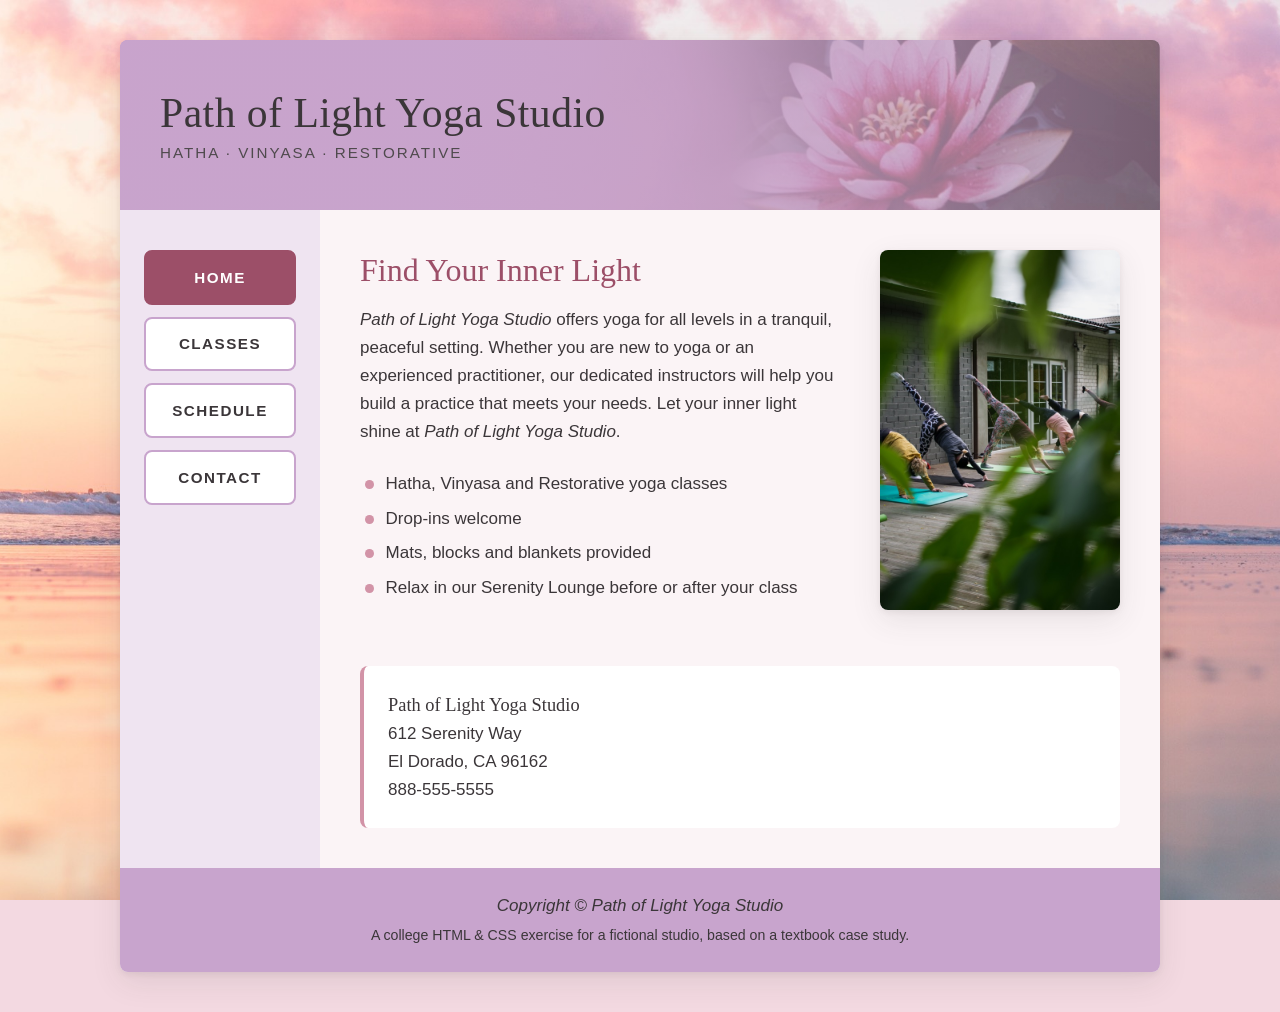
<file: index.html>
<!DOCTYPE html>
<html lang="en">
<!-- Ritika Jain -->

<head>
    <meta charset="UTF-8">
    <meta name="viewport" content="width=device-width, initial-scale=1.0">
    <!-- The title tag names the page in the browser tab. -->
    <title>Path of Light Yoga Studio</title>
    <meta name="description" content="Path of Light Yoga Studio: a college HTML and CSS exercise for a fictional yoga studio.">
    <!-- The rel attribute describes how the linked file relates to this page; here it's the stylesheet. -->
    <link rel="stylesheet" href="stylesheets/yoga.css">
</head>

<body>
    <div id="wrapper">
        <!-- The header is the first thing visitors see, so the h1 is the largest heading. -->
        <header>
            <h1>Path of Light Yoga Studio
                <span class="tagline">Hatha · Vinyasa · Restorative</span>
            </h1>
        </header>

        <div class="layout">
            <!-- nav holds the main menu; each a href links to another page of the site. -->
            <nav aria-label="Main">
                <ul>
            <li><a href="index.html" aria-current="page">HOME</a></li>
            <li><a href="classes.html">CLASSES</a></li>
            <li><a href="schedule.html">SCHEDULE</a></li>
            <li><a href="contacts.html">CONTACT</a></li>
                </ul>
            </nav>

            <!-- main holds the content that's unique to this page. -->
            <main>
                <div class="intro">
                    <div>
                        <h2>Find Your Inner Light</h2>
                        <p><span class="studio">Path of Light Yoga Studio</span> offers yoga for all levels in a
                            tranquil, peaceful setting. Whether you are new to yoga or an experienced practitioner, our
                            dedicated instructors will help you build a practice that meets your needs. Let your inner
                            light shine at <span class="studio">Path of Light Yoga Studio</span>.</p>

                        <!-- ul is an unordered list; each li is one item in it. -->
                        <ul class="features">
                            <li>Hatha, Vinyasa and Restorative yoga classes</li>
                            <li>Drop-ins welcome</li>
                            <li>Mats, blocks and blankets provided</li>
                            <li>Relax in our Serenity Lounge before or after your class</li>
                        </ul>
                    </div>
                    <img src="images/yogadoor.jpg" width="600" height="900"
                        alt="A small group practicing yoga on mats outside a studio, seen through green leaves">
                </div>

                <address>
                    <strong>Path of Light Yoga Studio</strong><br>
                    612 Serenity Way<br>
                    El Dorado, CA 96162<br>
                    <a id="mobile" href="tel:888-555-5555">888-555-5555</a>
                    <span id="desktop">888-555-5555</span>
                </address>
            </main>
        </div>

        <!-- The footer sits at the bottom of every page. -->
        <footer>
            Copyright &copy; Path of Light Yoga Studio
            <small>A college HTML &amp; CSS exercise for a fictional studio, based on a textbook case study.</small>
        </footer>
    </div>
</body>

</html>
</file>
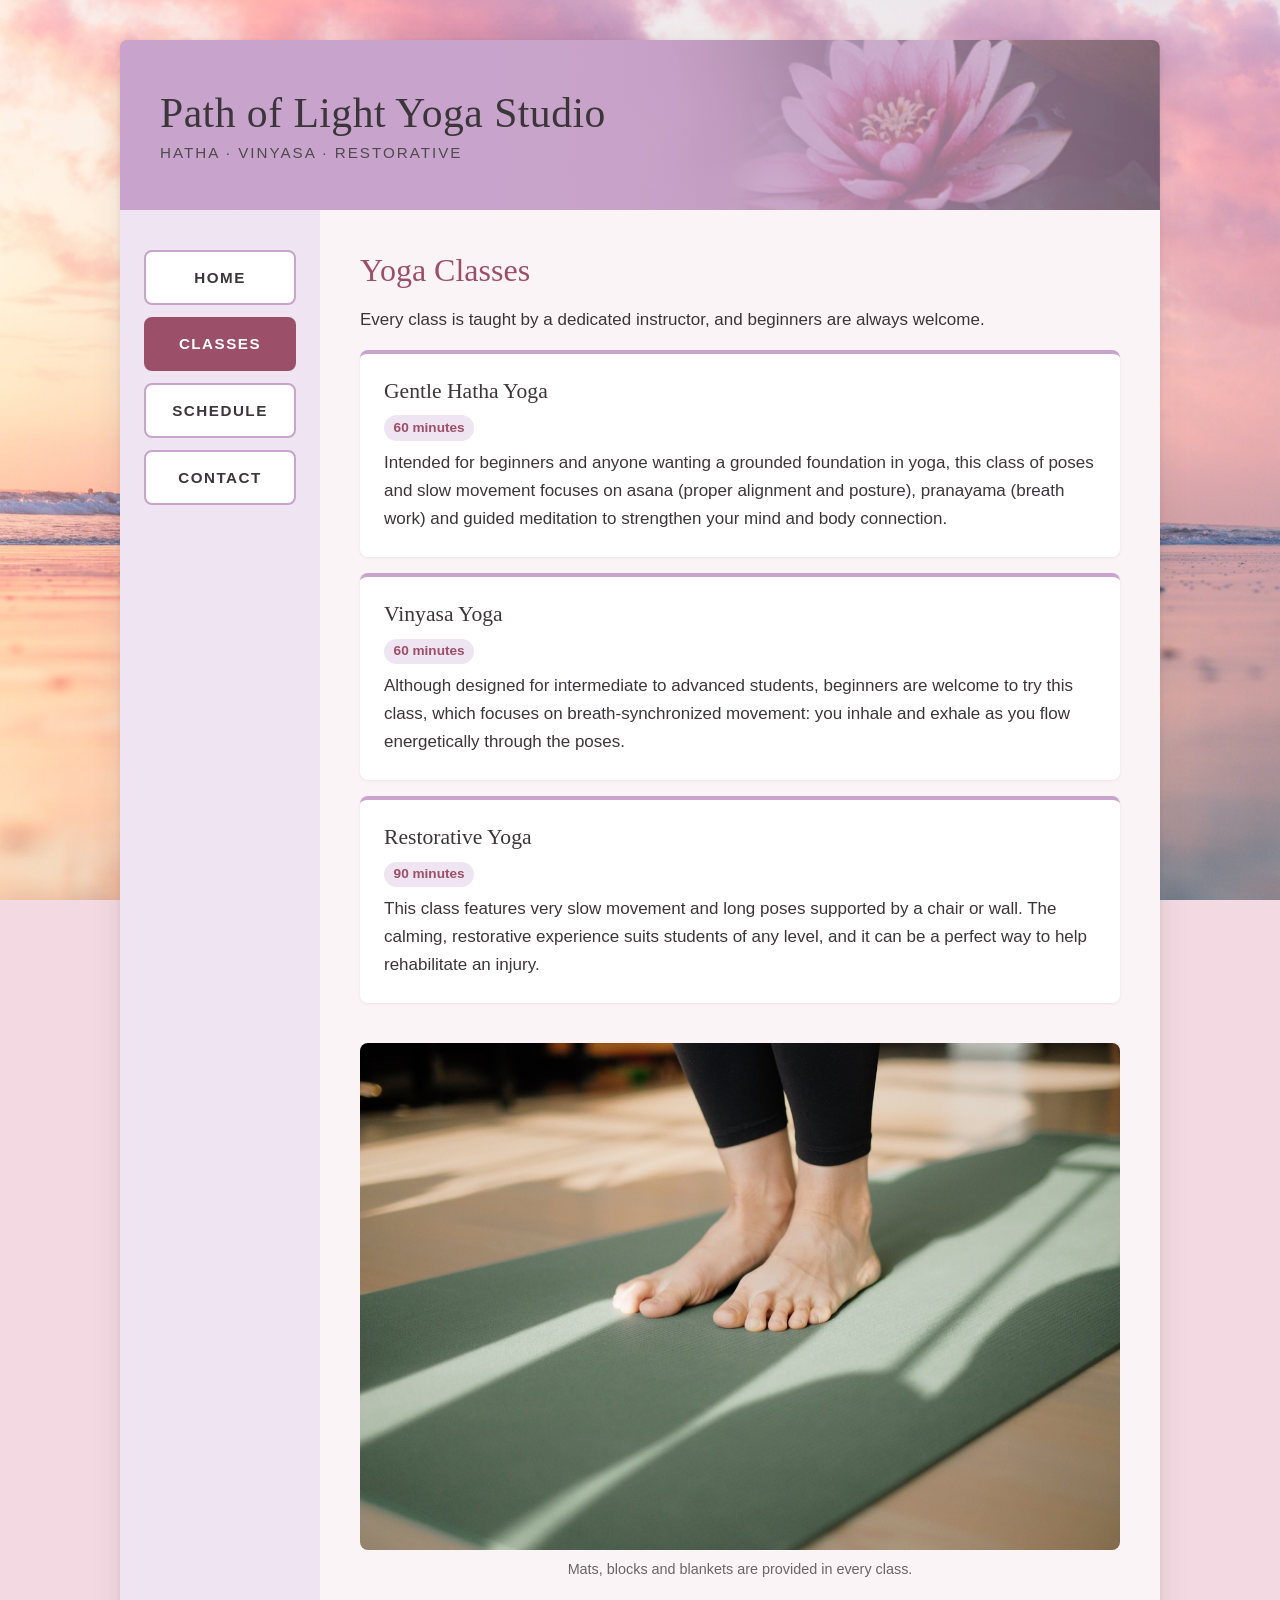
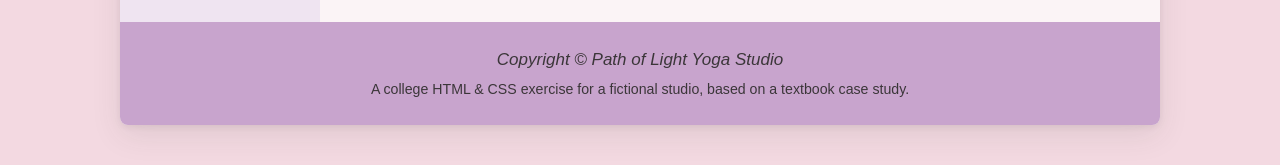
<file: classes.html>
<!DOCTYPE html>
<html lang="en">
<!-- Ritika Jain -->

<head>
    <meta charset="UTF-8">
    <meta name="viewport" content="width=device-width, initial-scale=1.0">
    <!-- The title tag names the page in the browser tab. -->
    <title>Classes · Path of Light Yoga Studio</title>
    <meta name="description" content="Path of Light Yoga Studio: a college HTML and CSS exercise for a fictional yoga studio.">
    <!-- The rel attribute describes how the linked file relates to this page; here it's the stylesheet. -->
    <link rel="stylesheet" href="stylesheets/yoga.css">
</head>

<body>
    <div id="wrapper">
        <!-- The header is the first thing visitors see, so the h1 is the largest heading. -->
        <header>
            <h1>Path of Light Yoga Studio
                <span class="tagline">Hatha · Vinyasa · Restorative</span>
            </h1>
        </header>

        <div class="layout">
            <!-- nav holds the main menu; each a href links to another page of the site. -->
            <nav aria-label="Main">
                <ul>
            <li><a href="index.html">HOME</a></li>
            <li><a href="classes.html" aria-current="page">CLASSES</a></li>
            <li><a href="schedule.html">SCHEDULE</a></li>
            <li><a href="contacts.html">CONTACT</a></li>
                </ul>
            </nav>

            <!-- main holds the content that's unique to this page. -->
            <main>
                <h2>Yoga Classes</h2>
                <p>Every class is taught by a dedicated instructor, and beginners are always welcome.</p>

                <div class="class-list">
                    <section class="class-card">
                        <h3>Gentle Hatha Yoga</h3>
                        <span class="length">60 minutes</span>
                        <p>Intended for beginners and anyone wanting a grounded foundation in yoga, this class of poses
                            and slow movement focuses on asana (proper alignment and posture), pranayama (breath work)
                            and guided meditation to strengthen your mind and body connection.</p>
                    </section>

                    <section class="class-card">
                        <h3>Vinyasa Yoga</h3>
                        <span class="length">60 minutes</span>
                        <p>Although designed for intermediate to advanced students, beginners are welcome to try this
                            class, which focuses on breath-synchronized movement: you inhale and exhale as you flow
                            energetically through the poses.</p>
                    </section>

                    <section class="class-card">
                        <h3>Restorative Yoga</h3>
                        <span class="length">90 minutes</span>
                        <p>This class features very slow movement and long poses supported by a chair or wall. The
                            calming, restorative experience suits students of any level, and it can be a perfect way to
                            help rehabilitate an injury.</p>
                    </section>
                </div>

                <figure class="photo">
                    <img src="images/yogamat.jpg" width="1400" height="933" loading="lazy"
                        alt="Bare feet standing on a green yoga mat in soft sunlight">
                    <figcaption>Mats, blocks and blankets are provided in every class.</figcaption>
                </figure>
            </main>
        </div>

        <!-- The footer sits at the bottom of every page. -->
        <footer>
            Copyright &copy; Path of Light Yoga Studio
            <small>A college HTML &amp; CSS exercise for a fictional studio, based on a textbook case study.</small>
        </footer>
    </div>
</body>

</html>
</file>
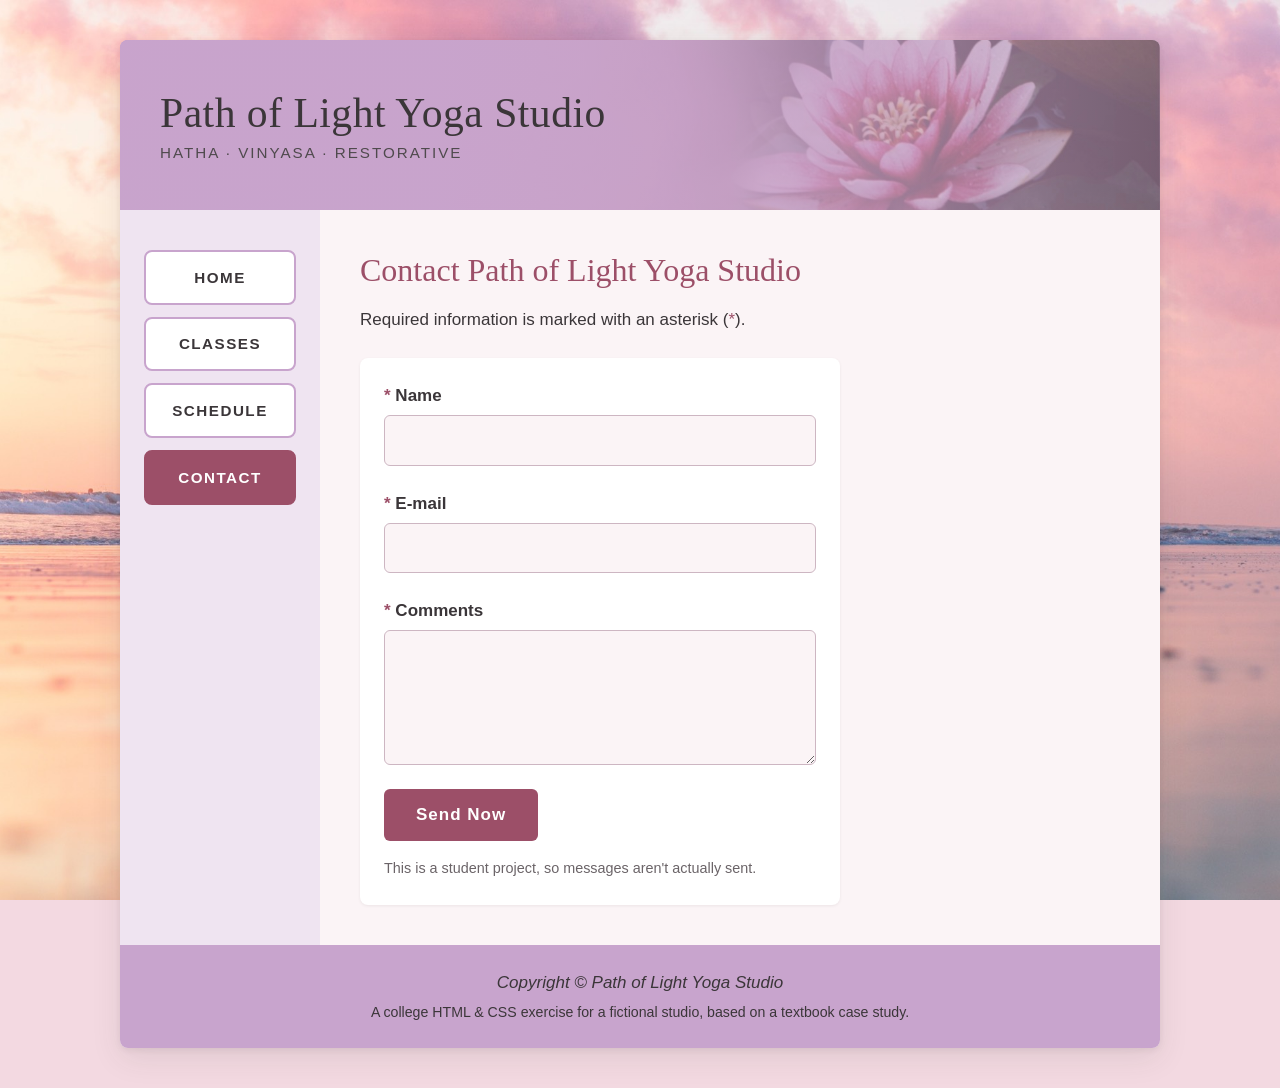
<file: contacts.html>
<!DOCTYPE html>
<html lang="en">
<!-- Ritika Jain -->

<head>
    <meta charset="UTF-8">
    <meta name="viewport" content="width=device-width, initial-scale=1.0">
    <!-- The title tag names the page in the browser tab. -->
    <title>Contact · Path of Light Yoga Studio</title>
    <meta name="description" content="Path of Light Yoga Studio: a college HTML and CSS exercise for a fictional yoga studio.">
    <!-- The rel attribute describes how the linked file relates to this page; here it's the stylesheet. -->
    <link rel="stylesheet" href="stylesheets/yoga.css">
    <script src="scripts/contact.js" defer></script>
</head>

<body>
    <div id="wrapper">
        <!-- The header is the first thing visitors see, so the h1 is the largest heading. -->
        <header>
            <h1>Path of Light Yoga Studio
                <span class="tagline">Hatha · Vinyasa · Restorative</span>
            </h1>
        </header>

        <div class="layout">
            <!-- nav holds the main menu; each a href links to another page of the site. -->
            <nav aria-label="Main">
                <ul>
            <li><a href="index.html">HOME</a></li>
            <li><a href="classes.html">CLASSES</a></li>
            <li><a href="schedule.html">SCHEDULE</a></li>
            <li><a href="contacts.html" aria-current="page">CONTACT</a></li>
                </ul>
            </nav>

            <!-- main holds the content that's unique to this page. -->
            <main>
                <h2>Contact Path of Light Yoga Studio</h2>
                <p>Required information is marked with an asterisk (<span class="required">*</span>).</p>

                <form id="contact-form" novalidate>
                    <label for="contactName"><span class="required">*</span> Name</label>
                    <input type="text" id="contactName" name="contactName" autocomplete="name" required>

                    <label for="myEmail"><span class="required">*</span> E-mail</label>
                    <input type="email" id="myEmail" name="myEmail" autocomplete="email" required>

                    <label for="myComments"><span class="required">*</span> Comments</label>
                    <textarea id="myComments" name="myComments" rows="4" required></textarea>

                    <button type="submit">Send Now</button>
                    <p class="form-note">This is a student project, so messages aren't actually sent.</p>
                    <p class="form-status" role="status" hidden></p>
                </form>
            </main>
        </div>

        <!-- The footer sits at the bottom of every page. -->
        <footer>
            Copyright &copy; Path of Light Yoga Studio
            <small>A college HTML &amp; CSS exercise for a fictional studio, based on a textbook case study.</small>
        </footer>
    </div>
</body>

</html>
</file>
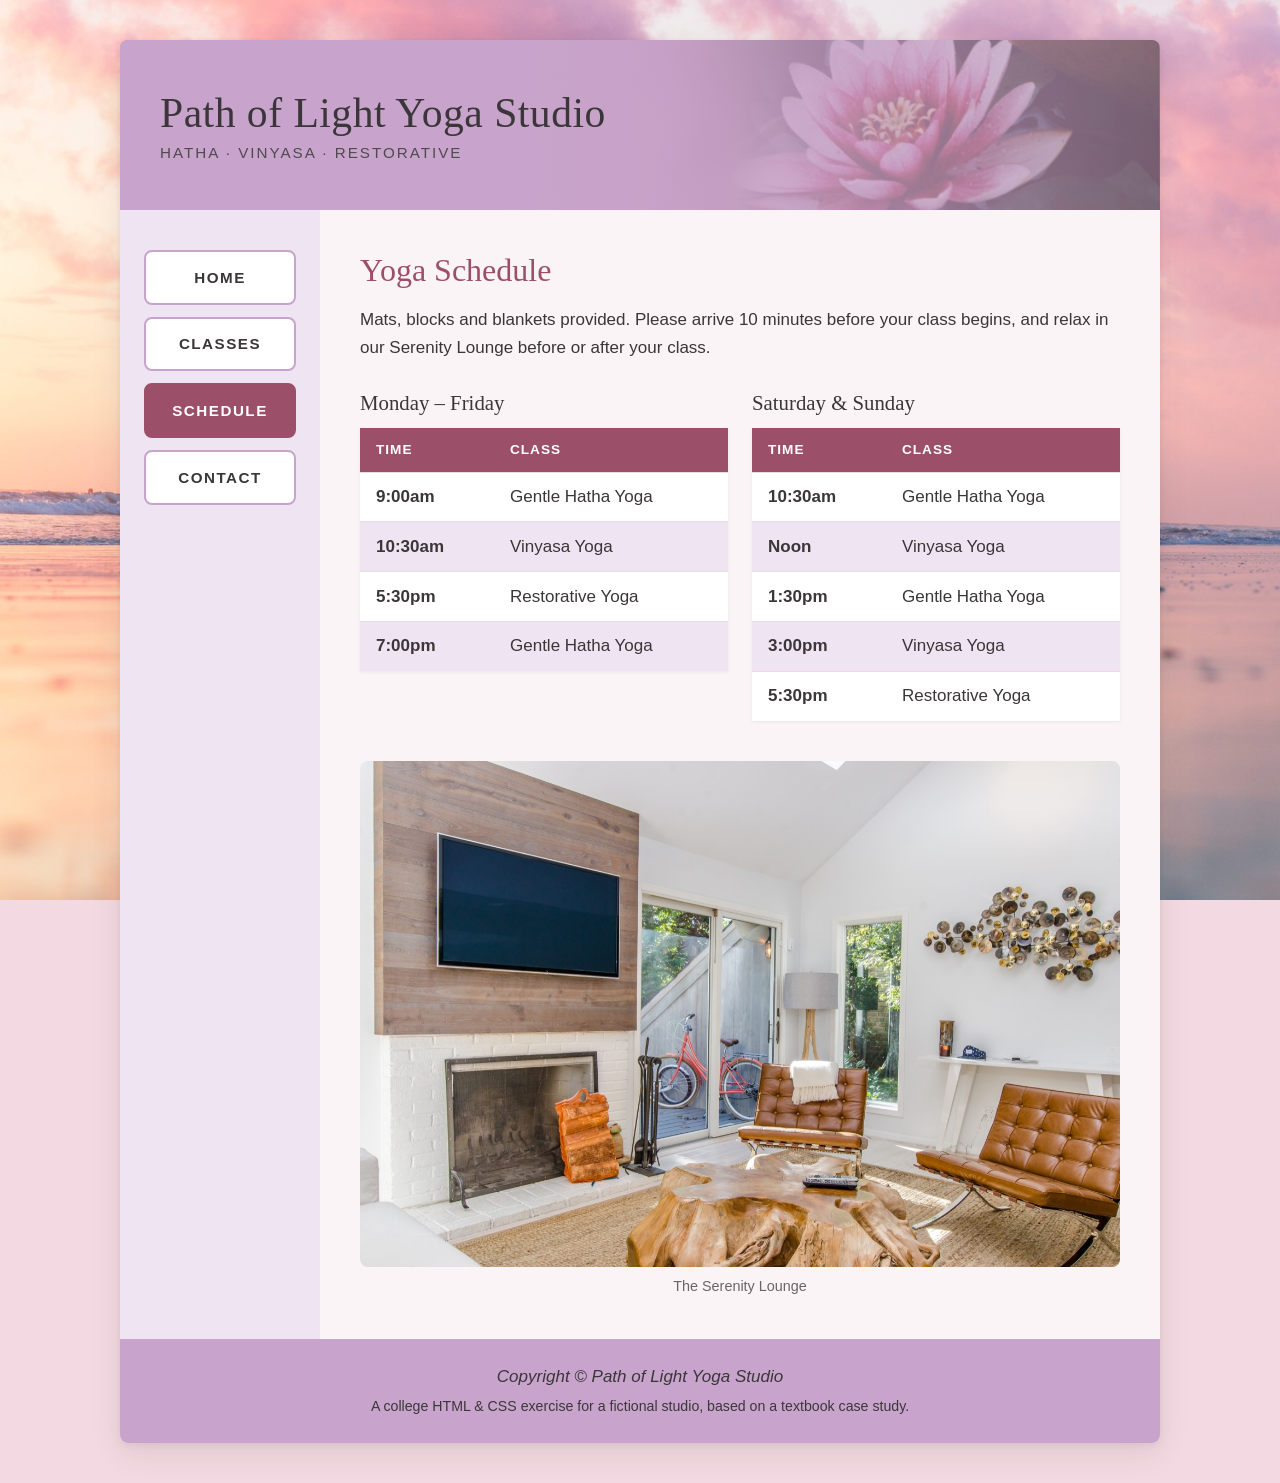
<file: schedule.html>
<!DOCTYPE html>
<html lang="en">
<!-- Ritika Jain -->

<head>
    <meta charset="UTF-8">
    <meta name="viewport" content="width=device-width, initial-scale=1.0">
    <!-- The title tag names the page in the browser tab. -->
    <title>Schedule · Path of Light Yoga Studio</title>
    <meta name="description" content="Path of Light Yoga Studio: a college HTML and CSS exercise for a fictional yoga studio.">
    <!-- The rel attribute describes how the linked file relates to this page; here it's the stylesheet. -->
    <link rel="stylesheet" href="stylesheets/yoga.css">
</head>

<body>
    <div id="wrapper">
        <!-- The header is the first thing visitors see, so the h1 is the largest heading. -->
        <header>
            <h1>Path of Light Yoga Studio
                <span class="tagline">Hatha · Vinyasa · Restorative</span>
            </h1>
        </header>

        <div class="layout">
            <!-- nav holds the main menu; each a href links to another page of the site. -->
            <nav aria-label="Main">
                <ul>
            <li><a href="index.html">HOME</a></li>
            <li><a href="classes.html">CLASSES</a></li>
            <li><a href="schedule.html" aria-current="page">SCHEDULE</a></li>
            <li><a href="contacts.html">CONTACT</a></li>
                </ul>
            </nav>

            <!-- main holds the content that's unique to this page. -->
            <main>
                <h2>Yoga Schedule</h2>
                <p>Mats, blocks and blankets provided. Please arrive 10 minutes before your class begins, and relax in
                    our Serenity Lounge before or after your class.</p>

                <!-- Each table has a caption, a header row (th) and one row (tr) per class. -->
                <div class="tables">
                    <table>
                        <caption>Monday – Friday</caption>
                        <thead>
                            <tr><th scope="col">Time</th><th scope="col">Class</th></tr>
                        </thead>
                        <tbody>
                            <tr><td>9:00am</td><td>Gentle Hatha Yoga</td></tr>
                            <tr><td>10:30am</td><td>Vinyasa Yoga</td></tr>
                            <tr><td>5:30pm</td><td>Restorative Yoga</td></tr>
                            <tr><td>7:00pm</td><td>Gentle Hatha Yoga</td></tr>
                        </tbody>
                    </table>

                    <table>
                        <caption>Saturday &amp; Sunday</caption>
                        <thead>
                            <tr><th scope="col">Time</th><th scope="col">Class</th></tr>
                        </thead>
                        <tbody>
                            <tr><td>10:30am</td><td>Gentle Hatha Yoga</td></tr>
                            <tr><td>Noon</td><td>Vinyasa Yoga</td></tr>
                            <tr><td>1:30pm</td><td>Gentle Hatha Yoga</td></tr>
                            <tr><td>3:00pm</td><td>Vinyasa Yoga</td></tr>
                            <tr><td>5:30pm</td><td>Restorative Yoga</td></tr>
                        </tbody>
                    </table>
                </div>

                <figure class="photo">
                    <img src="images/yogalounge.jpg" width="1400" height="927" loading="lazy"
                        alt="A bright lounge with a fireplace, leather chairs and large windows">
                    <figcaption>The Serenity Lounge</figcaption>
                </figure>
            </main>
        </div>

        <!-- The footer sits at the bottom of every page. -->
        <footer>
            Copyright &copy; Path of Light Yoga Studio
            <small>A college HTML &amp; CSS exercise for a fictional studio, based on a textbook case study.</small>
        </footer>
    </div>
</body>

</html>
</file>
<file: stylesheets/yoga.css>
/* Path of Light Yoga Studio
   Ritika Jain, college HTML & CSS exercise (2022), polished later.

   A CSS rule is: selector { property: value; }
   The colors below are saved as variables so every page uses the same palette.

   Photo credits:
   Studio door   https://unsplash.com/photos/Tq9Ln3gpiG4
   Yoga mat      https://unsplash.com/photos/G9H5edUL0T8
   Serenity Lounge https://unsplash.com/photos/98WE9hWWjiQ
*/

:root {
	--blush: #fbf4f6;     /* page panel */
	--pink: #d293a7;      /* original studio pink, now the accent */
	--pink-deep: #9c4f68; /* darker pink for links and headings, readable on light backgrounds */
	--lavender: #c8a4cd;  /* original lavender */
	--lavender-soft: #efe4f1;
	--text: #3b3639;      /* original dark text color */
	--muted: #6b6468;
	--white: #fff;

	--sans: "Helvetica Neue", Arial, Verdana, sans-serif;
	--serif: Georgia, "Times New Roman", serif;

	--space-1: 0.5rem;
	--space-2: 1rem;
	--space-3: 1.5rem;
	--space-4: 2.5rem;

	--radius: 8px;
	--shadow: 0 2px 6px rgba(59, 54, 57, 0.08), 0 10px 30px rgba(59, 54, 57, 0.1);
}

* {
	box-sizing: border-box;
}

body {
	margin: 0;
	padding: var(--space-4) var(--space-2);
	font-family: var(--sans);
	font-size: 1.0625rem;
	line-height: 1.65;
	color: var(--text);
	background: #f3d9e1 url(../images/background.jpg) center / cover fixed;
}

img {
	display: block;
	max-width: 100%;
	height: auto;
}

h1,
h2,
h3 {
	font-family: var(--serif);
	font-weight: normal;
	line-height: 1.25;
}

a {
	color: var(--pink-deep);
}

/* The wrapper holds the whole page in one centered card */
#wrapper {
	max-width: 1040px;
	margin: 0 auto;
	background-color: var(--blush);
	border-radius: var(--radius);
	box-shadow: var(--shadow);
	overflow: hidden;
}

/* Header with the lily photo, faded on the left so the title stays readable */
header {
	display: flex;
	align-items: center;
	min-height: 170px;
	padding: var(--space-3) var(--space-4);
	background:
		linear-gradient(90deg, rgba(200, 164, 205, 0.95) 30%, rgba(200, 164, 205, 0.2)),
		var(--lavender) url(../images/lilyheader.jpg) right center / cover no-repeat;
}

header h1 {
	margin: 0;
	font-size: clamp(1.8rem, 4.5vw, 2.6rem);
	color: var(--text);
	letter-spacing: 0.5px;
}

.tagline {
	display: block;
	margin-top: 0.25rem;
	font-family: var(--sans);
	font-size: 0.95rem;
	letter-spacing: 2px;
	text-transform: uppercase;
	color: #4f4a4d;
}

/* Sidebar navigation on wide screens, a row of buttons on phones */
.layout {
	display: grid;
	grid-template-columns: 200px 1fr;
}

nav {
	padding: var(--space-4) var(--space-3);
	background-color: var(--lavender-soft);
}

nav ul {
	margin: 0;
	padding: 0;
	list-style: none;
}

nav li + li {
	margin-top: 0.75rem;
}

nav a {
	display: block;
	padding: 0.8rem 1rem;
	font-weight: bold;
	font-size: 0.95rem;
	letter-spacing: 1.5px;
	text-align: center;
	text-decoration: none;
	color: var(--text);
	background-color: var(--white);
	border: 2px solid var(--lavender);
	border-radius: var(--radius);
	transition: background-color 0.2s, border-color 0.2s, color 0.2s;
}

nav a:hover,
nav a:focus-visible {
	border-color: var(--pink);
	color: var(--pink-deep);
}

nav a[aria-current="page"] {
	background-color: var(--pink-deep);
	border-color: var(--pink-deep);
	color: var(--white);
}

main {
	padding: var(--space-4);
	min-width: 0;
}

main h2 {
	margin: 0 0 var(--space-2);
	font-size: 2rem;
	color: var(--pink-deep);
}

main h3 {
	margin: var(--space-3) 0 var(--space-1);
	font-size: 1.35rem;
	color: var(--text);
}

main p {
	margin: 0 0 var(--space-2);
}

.studio {
	font-style: italic;
}

/* Home */
.intro {
	display: grid;
	grid-template-columns: 1fr 240px;
	gap: var(--space-4);
	align-items: start;
}

.intro img {
	border-radius: var(--radius);
	box-shadow: var(--shadow);
}

.features {
	margin: var(--space-3) 0;
	padding: 0;
	list-style: none;
}

.features li {
	position: relative;
	padding-left: 1.6rem;
}

.features li + li {
	margin-top: 0.4rem;
}

.features li::before {
	content: "";
	position: absolute;
	left: 0.3rem;
	top: 0.6em;
	width: 0.55rem;
	height: 0.55rem;
	border-radius: 50%;
	background-color: var(--pink);
}

address {
	margin-top: var(--space-4);
	padding: var(--space-3);
	font-style: normal;
	background-color: var(--white);
	border-left: 4px solid var(--pink);
	border-radius: var(--radius);
}

address strong {
	font-family: var(--serif);
	font-weight: normal;
	font-size: 1.15rem;
}

/* The phone number is a tap-to-call link on phones and plain text on computers */
#mobile {
	display: none;
}

/* Classes */
.class-list {
	display: grid;
	gap: var(--space-2);
	margin-bottom: var(--space-4);
}

.class-card {
	padding: var(--space-3);
	background-color: var(--white);
	border-top: 4px solid var(--lavender);
	border-radius: var(--radius);
	box-shadow: 0 1px 3px rgba(59, 54, 57, 0.08);
}

.class-card h3 {
	margin-top: 0;
}

.class-card .length {
	display: inline-block;
	margin-bottom: var(--space-1);
	padding: 0.1rem 0.6rem;
	font-size: 0.85rem;
	font-weight: bold;
	color: var(--pink-deep);
	background-color: var(--lavender-soft);
	border-radius: 999px;
}

.class-card p:last-child {
	margin-bottom: 0;
}

.photo {
	margin: 0;
}

.photo img {
	width: 100%;
	aspect-ratio: 3 / 2;
	object-fit: cover;
	border-radius: var(--radius);
}

.photo figcaption {
	margin-top: var(--space-1);
	font-size: 0.9rem;
	color: var(--muted);
	text-align: center;
}

/* Schedule */
.tables {
	display: grid;
	grid-template-columns: 1fr 1fr;
	gap: var(--space-3);
	margin: var(--space-3) 0 var(--space-4);
	align-items: start;
}

table {
	width: 100%;
	border-collapse: collapse;
	background-color: var(--white);
	box-shadow: 0 1px 3px rgba(59, 54, 57, 0.08);
}

caption {
	padding: 0 0 var(--space-1);
	font-family: var(--serif);
	font-size: 1.3rem;
	text-align: left;
}

th,
td {
	padding: 0.65rem 1rem;
	text-align: left;
	border-bottom: 1px solid #eadbe2;
}

th {
	font-size: 0.85rem;
	letter-spacing: 1px;
	text-transform: uppercase;
	color: var(--white);
	background-color: var(--pink-deep);
}

tbody tr:nth-of-type(even) {
	background-color: var(--lavender-soft);
}

tbody tr:last-child td {
	border-bottom: none;
}

td:first-child {
	white-space: nowrap;
	font-weight: bold;
}

/* Contact form */
form {
	max-width: 480px;
	margin-top: var(--space-3);
	padding: var(--space-3);
	background-color: var(--white);
	border-radius: var(--radius);
	box-shadow: 0 1px 3px rgba(59, 54, 57, 0.08);
}

label {
	display: block;
	margin-bottom: 0.3rem;
	font-weight: bold;
}

input,
textarea {
	display: block;
	width: 100%;
	margin-bottom: var(--space-3);
	padding: 0.65rem 0.75rem;
	font: inherit;
	color: var(--text);
	background-color: var(--blush);
	border: 1px solid #cdb6c2;
	border-radius: 6px;
}

input:focus,
textarea:focus {
	border-color: var(--pink-deep);
	outline: 2px solid rgba(156, 79, 104, 0.25);
}

textarea {
	min-height: 120px;
	resize: vertical;
}

button {
	padding: 0.75rem 2rem;
	font: inherit;
	font-weight: bold;
	letter-spacing: 1px;
	color: var(--white);
	background-color: var(--pink-deep);
	border: none;
	border-radius: 6px;
	cursor: pointer;
	transition: background-color 0.2s;
}

button:hover,
button:focus-visible {
	background-color: #7f3d53;
}

.required {
	color: var(--pink-deep);
}

.form-note {
	margin: var(--space-2) 0 0;
	font-size: 0.9rem;
	color: var(--muted);
}

.form-status {
	margin: var(--space-2) 0 0;
	padding: var(--space-2);
	background-color: var(--lavender-soft);
	border-left: 4px solid var(--pink-deep);
	border-radius: 4px;
}

/* Footer */
footer {
	padding: var(--space-3);
	text-align: center;
	font-style: italic;
	color: var(--text);
	background-color: var(--lavender);
}

footer small {
	display: block;
	margin-top: 0.25rem;
	font-style: normal;
}

footer a {
	color: var(--text);
}

/* Tablets */
@media (max-width: 860px) {
	.layout {
		grid-template-columns: 1fr;
	}

	nav {
		padding: var(--space-2);
	}

	nav ul {
		display: grid;
		grid-template-columns: repeat(4, 1fr);
		gap: var(--space-1);
	}

	nav li + li {
		margin-top: 0;
	}

	nav a {
		padding: 0.6rem 0.25rem;
		font-size: 0.85rem;
		letter-spacing: 0.5px;
	}
}

/* Phones */
@media (max-width: 600px) {
	body {
		padding: 0;
	}

	#wrapper {
		border-radius: 0;
	}

	header {
		min-height: 130px;
		padding: var(--space-3) var(--space-2);
	}

	nav ul {
		grid-template-columns: repeat(2, 1fr);
	}

	main {
		padding: var(--space-3) var(--space-2);
	}

	main h2 {
		font-size: 1.7rem;
	}

	.intro,
	.tables {
		grid-template-columns: 1fr;
	}

	.intro img {
		max-height: 320px;
		width: 100%;
		object-fit: cover;
	}

	#mobile {
		display: inline;
	}

	#desktop {
		display: none;
	}
}
</file>
